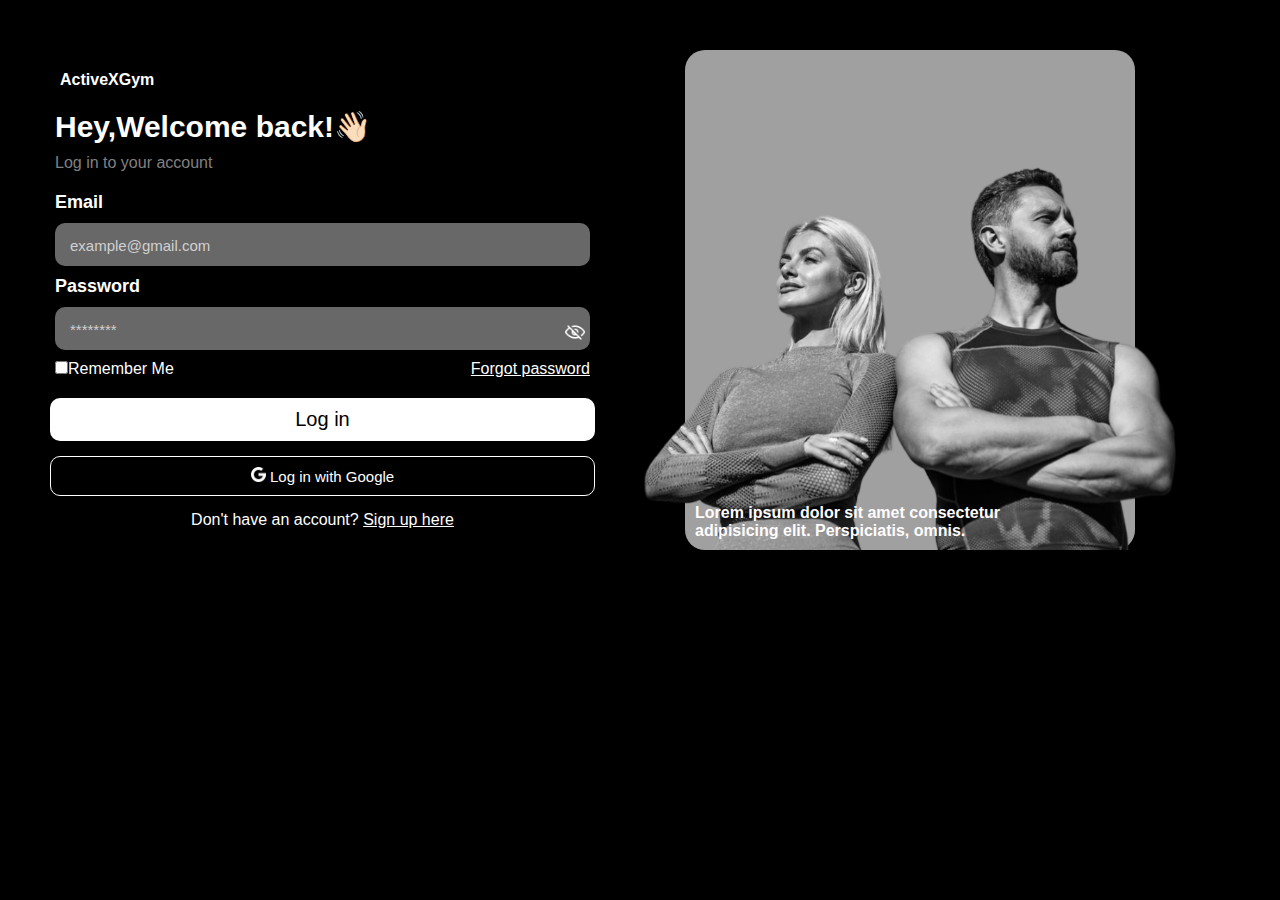
<file: index.html>
<!DOCTYPE html>
<html lang="en">
<head>
    <meta charset="UTF-8">
    <meta name="viewport" content="width=device-width, initial-scale=1.0">
    <title>Log in</title>
    <link rel="stylesheet" href="index.css">
</head>
<body>
    <!-- log in  -->
     <section class="login">
        <section class="form">
            <div class="logo">
                <h4>ActiveXGym</h4>
             </div>
            <div class="greet">
                <h1>Hey,Welcome back!👋🏻</h1>
                <p>Log in to your account</p>
            </div>
            <div class="input">
                <form action="">
                <h2>Email</h2>
                <input type="mail" class="cont" placeholder="example@gmail.com">
                <h2>Password</h2>
                <div class="pass">
                <input type="password" class="cont" placeholder="********" id="password">
                <img src="./images/hidden.png" id="eyeicon" width="20px" alt="">
                </div>
                 </form>
                <div class="check">
                <div> <input type="checkbox"><span>Remember Me</span></div>  
                <a href="password.html" target="_self">Forgot password</a>
                </div>
            </div>
            <div class="but">
                <button class="but1">Log in</button>
                <button class="but2"><img src="./images/google (1).png" width="15px" height="15px">&nbsp;Log in with Google</button>
                 <p>Don't have an account? <span><a href="sign up.html" target="_self">Sign up here</a></span></p>
            </div>
            </section>            
        <section class="potrait">
            <div class="bg">
                <img src="./images/image.png" alt="">   
                <p>Lorem ipsum dolor sit amet consectetur adipisicing elit. Perspiciatis, omnis.</p>
           </div>
        </section>
         </section>
         <script>
           let eyeicon = document.getElementById("eyeicon");
           let password = document.getElementById("password");
           
            eyeicon.onclick = function(){
                if(password.type=="password"){
                    password.type="text";
                    eyeicon.src= "images/view.png";
                }
                else{
                    password.type="password";
                    eyeicon.src = "images/hidden.png";  
                  }   
            } 
         </script>
</body>
</html>
</file>
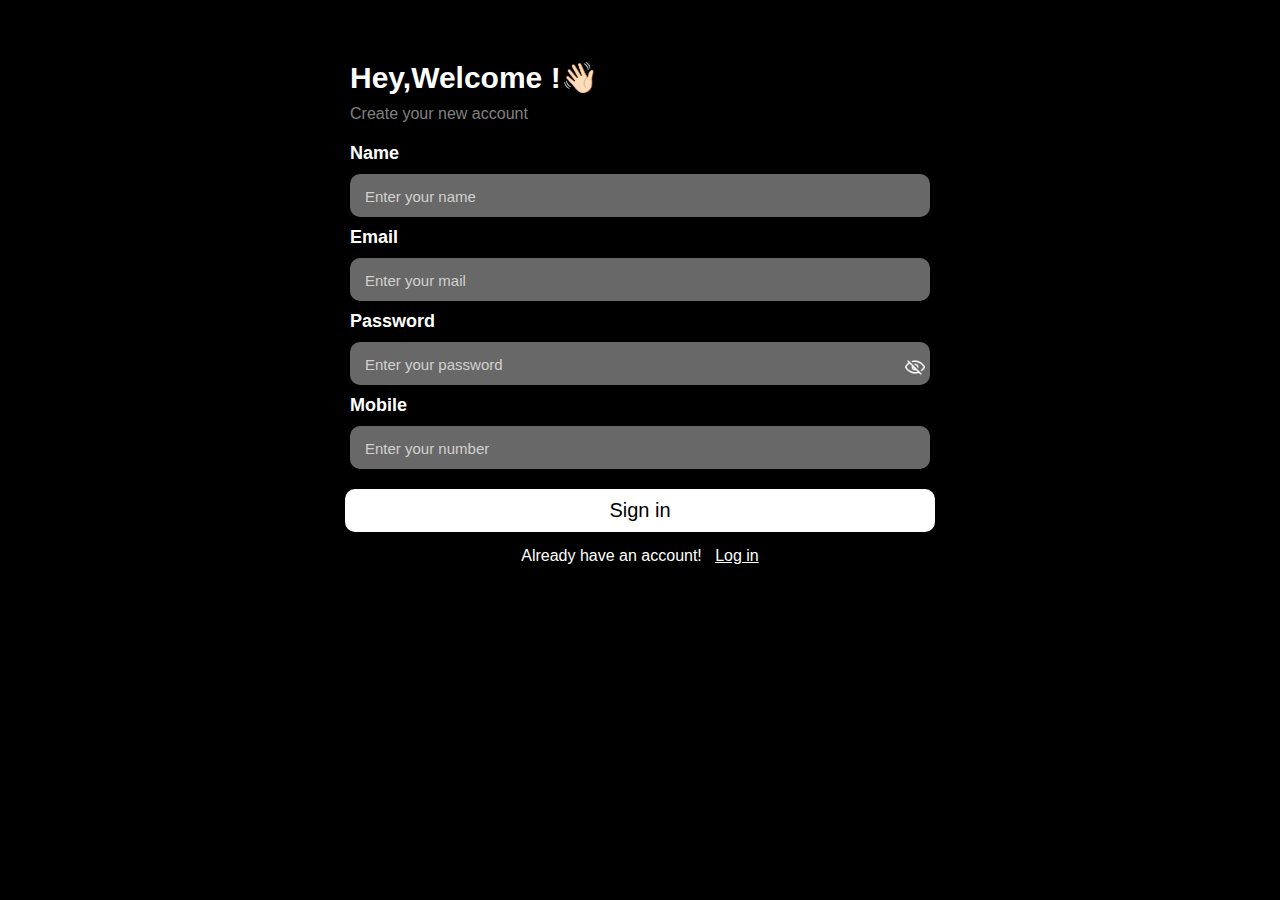
<file: sign up.html>
<!DOCTYPE html>
<html lang="en">
<head>
    <meta charset="UTF-8">
    <meta name="viewport" content="width=device-width, initial-scale=1.0">
    <title>sign up</title>
    <link rel="stylesheet" href="index.css">
</head>
<body>
    <!-- log in  -->
     <section class="login">
        <section class="form">
            <div class="greet">
                <h1>Hey,Welcome !👋🏻</h1>
                <p>Create your new account</p>
            </div>
            <div class="input">
                <form action="">
                <h2>Name</h2>
                <input type="text" class="cont" placeholder="Enter your name">
                <h2>Email</h2>
                <input type="mail" class="cont"placeholder="Enter your mail">
                <h2>Password</h2>
                <div class="pass">
                <input type="password" class="cont" placeholder="Enter your password" id="password">
                <img src="./images/hidden.png" id="eyeicon" width="20px" alt="">
                </div>
                <h2>Mobile</h2>
                <input type="text" class="cont" placeholder="Enter your number">
                </form>
                </div>
            </div>
            <div class="but">
                <button class="but1">Sign in</button>
                <p>Already have an account! &nbsp; <a href="index.html">Log in</a></p>
            </div>
            </section>            
         </section>
          <script>
           let eyeicon = document.getElementById("eyeicon");
           let password = document.getElementById("password");
           
            eyeicon.onclick = function(){
                if(password.type=="password"){
                    password.type="text";
                    eyeicon.src= "images/view.png";
                }
                else{
                    password.type="password";
                    eyeicon.src = "images/hidden.png";  
                  }   
            } 
         </script>
</body>
</html>
</file>
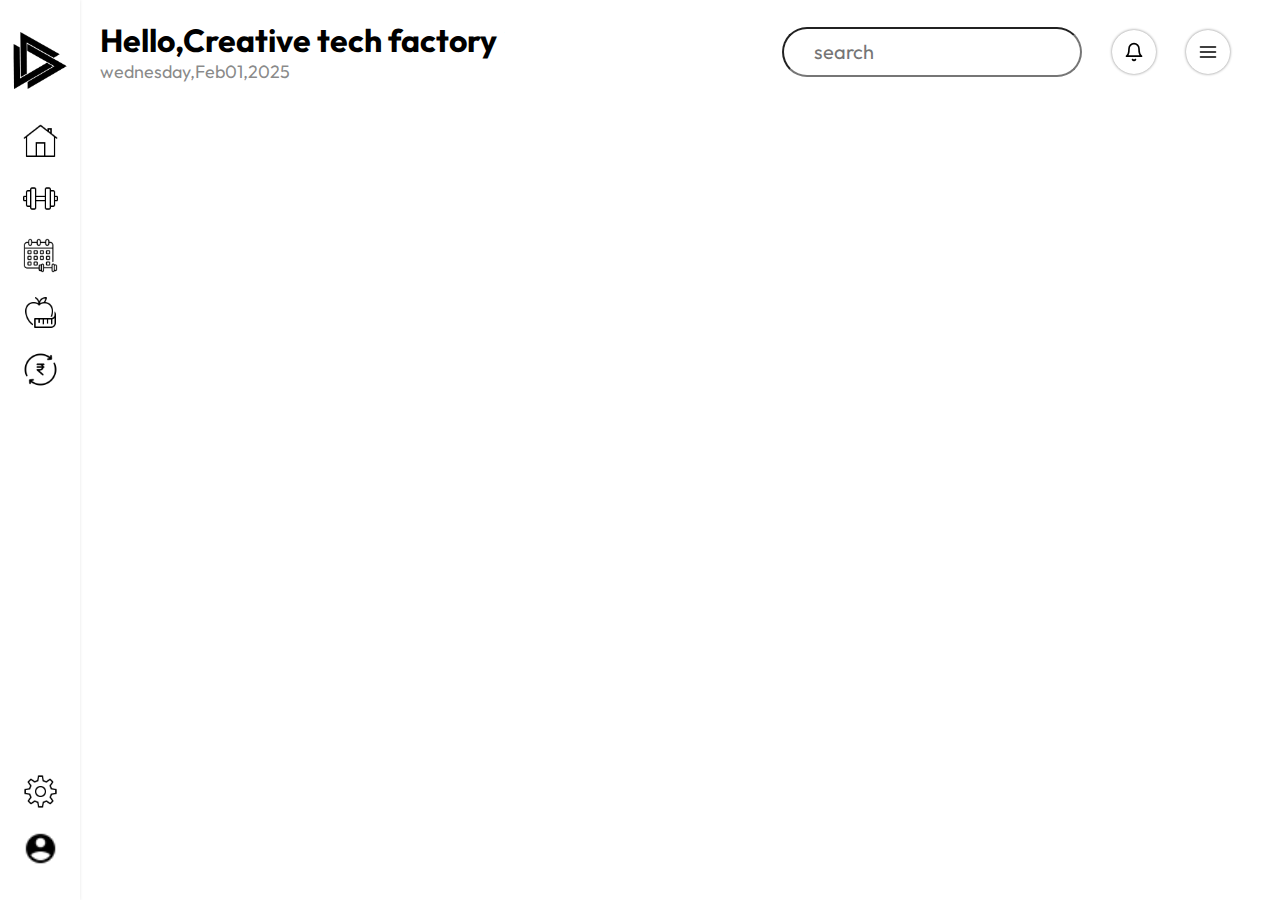
<file: Dashboard/profile.html>
<!DOCTYPE html>
<html lang="en">
<head>
    <meta charset="UTF-8">
    <meta name="viewport" content="width=device-width, initial-scale=1.0">
    <title>User Profile</title>
    <link rel="stylesheet" href="style.css">
    <link rel="preconnect" href="https://fonts.googleapis.com">
<link rel="preconnect" href="https://fonts.gstatic.com" crossorigin>
<link href="https://fonts.googleapis.com/css2?family=Outfit:wght@100..900&display=swap" rel="stylesheet">
<style>
    .plan-main,.popup{
        display: none;
    }
</style>
</head>
<body>
    <nav class="nav-menu">
            <div class="top-nav">
                <img src="gym_icon.png" width="90px" alt="" class="logo">
                <a href="index.html"><img src="./d_normal icons/home.png" alt="" width="35px" ></a>
                <a href="workout.html"><img src="./d_normal icons/workout.png" width="35px" alt=""></a>
                <a href="excersise.html"><img src="./d_normal icons/schedule.png" alt="" width="35px" ></a>
                <a href="diet.html"><img src="./d_normal icons/diet.png" alt="" width="35px" ></a>
                <a href="payment.html"><img src="./d_normal icons/payment.png" alt="" width="35px"></a>
            </div>
            <div class="bottom-nav">
                <a href="settings.html"><img src="./d_normal icons/settings.png" alt="" width="35px"></a>
                <a href="profile.html"><img src="./d_filled_icons/user.png" alt="" width="35px"></a>
            </div>
        </nav>
    </aside>

    <div class="home-part">
        <div class="nav-bar">
            <div class="greet">
                <h1>Hello,Creative tech factory</h1>
                <div id="date">wednesday,Feb01,2025</div>
            </div>
            <div class="top-icons">
                <input type="search" placeholder="search" class="search-bar">
                <div class="bell-icon"><img src="bell.svg" alt=""></div>
                <div class="toggle" id="menuBtn"><img src="menu.svg" alt="" onclick="openSidebar()"></div>
            </div>
        </div>
    </div>

    
        <!-- SIDEBAR FOR MOBILE VIEW -->
   <div class="mob-sidebar" id="m-sidebar">
    <ul>
         <button class="close-btn" onclick="closeSidebar()">✖</button>
        <li ><a href="index.html"> <img src="./m_normal icons/home.png" width="20px" alt="">Home</a></li>
        <li><a href="workout.html"> <img src="./m_normal icons/workout.png"  width="20px" alt=""> Workout</a></li>
        <li><a href="excersise.html"><img src="./m_normal icons/schedule.png" width="20px" alt="">Excercise</a></li>
        <li><a href="diet.html"><img src="./m_normal icons/diet.png" width="20px" alt=""> Diet Plan</a></li>
        <li><a href="payment.html"><img src="./m_normal icons/payment.png" width="20px" alt=""> Subscription</a></li>
        <li><a href="settings.html"><img src="./m_normal icons/settings.png" width="20px" alt=""> Settings</a></li>
        <li class="img1"><a href="profile.html"> <img src="./m_filled_icons/user_filled.png" width="20px" alt="">User Profile</a></li>
    </ul>      
    </div> 

    <script>
    var des = document.getElementById("popup");

    function ena(){
        des.style.display = "flex";
    }

    function finish(){
        des.style.display = "none";
    }

    // side bar

    const sidebar = document.getElementById('m-sidebar');
    const menuBtn = document.getElementById('menuBtn');
    
    function openSidebar() {
        sidebar.style.left="0";
    }
    function closeSidebar() {
        sidebar.style.left="-1000px";
        menuBtn.style.display = 'block';
    }
</script>
</body>

</html>
</file>
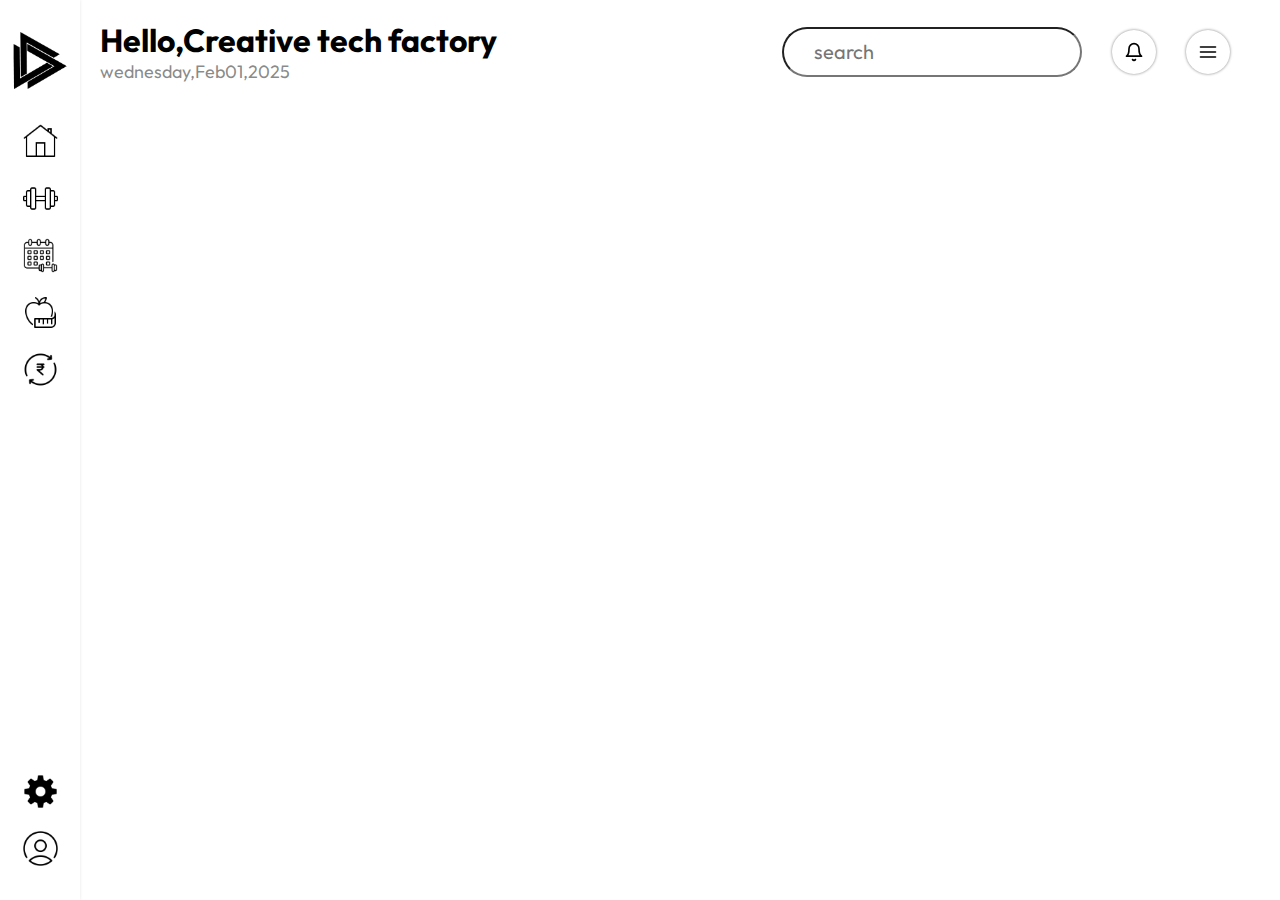
<file: Dashboard/settings.html>
<!DOCTYPE html>
<html lang="en">
<head>
    <meta charset="UTF-8">
    <meta name="viewport" content="width=device-width, initial-scale=1.0">
    <title>Settings</title>
    <link rel="stylesheet" href="settings-style.css">
    <link rel="preconnect" href="https://fonts.googleapis.com">
<link rel="preconnect" href="https://fonts.gstatic.com" crossorigin>
<link href="https://fonts.googleapis.com/css2?family=Outfit:wght@100..900&display=swap" rel="stylesheet">
<style>
    .plan-main,.popup{
        display: none;
    }
</style>
</head>
<body>
    <nav class="nav-menu">
            <div class="top-nav">
                <img src="gym_icon.png" width="90px" alt="" class="logo">
                <a href="index.html"><img src="./d_normal icons/home.png" alt="" width="35px" ></a>
                <a href="workout.html"><img src="./d_normal icons/workout.png" width="35px" alt=""></a>
                <a href="excersise.html"><img src="./d_normal icons/schedule.png" alt="" width="35px" ></a>
                <a href="diet.html"><img src="./d_normal icons/diet.png" alt="" width="35px" ></a>
                <a href="payment.html"><img src="./d_normal icons/payment.png" alt="" width="35px"></a>
            </div>
            <div class="bottom-nav">
                <a href="settings.html"><img src="./d_filled_icons/settings.png" alt="" width="35px"></a>
                <a href="profile.html"><img src="./d_normal icons/user.png" alt="" width="35px"></a>
            </div>
        </nav>
    </aside>

    <div class="home-part">
        <div class="nav-bar">
            <div class="greet">
                <h1>Hello,Creative tech factory</h1>
                <div id="date">wednesday,Feb01,2025</div>
            </div>
            <div class="top-icons">
                <input type="search" placeholder="search" class="search-bar">
                <div class="bell-icon"><img src="bell.svg" alt=""></div>
                <div class="toggle" id="menuBtn"><img src="menu.svg" alt="" onclick="openSidebar()"></div>
            </div>
        </div>
    </div>

        <!-- SIDEBAR FOR MOBILE VIEW -->
    <div class="mob-sidebar" id="m-sidebar">
    <ul>
         <button class="close-btn" onclick="closeSidebar()">✖</button>
        <li><a href="index.html"> <img src="./m_normal icons/home.png" width="20px" alt="">Home</a></li>
        <li><a href="workout.html"> <img src="./m_normal icons/workout.png"  width="20px" alt=""> Workout</a></li>
        <li><a href="excersise.html"><img src="./m_normal icons/schedule.png" width="20px" alt="">Excercise</a></li>
        <li><a href="diet.html"><img src="./m_normal icons/diet.png" width="20px" alt=""> Diet Plan</a></li>
        <li><a href="payment.html"><img src="./m_normal icons/payment.png" width="20px" alt=""> Subscription</a></li>
        <li class="img1"><a href="settings.html"><img src="./m_filled_icons/settings_filled.png" width="20px" alt=""> Settings</a></li>
        <li><a href="profile.html"> <img src="./m_normal icons/profile.png" width="20px" alt="">User Profile</a></li>
    </ul>      
    </div>    
    <script>
    var des = document.getElementById("popup");

    function ena(){
        des.style.display = "flex";
    }

    function finish(){
        des.style.display = "none";
    }

    // side bar

    const sidebar = document.getElementById('m-sidebar');
    const menuBtn = document.getElementById('menuBtn');
    
    function openSidebar() {
        sidebar.style.left="0";
    }
    function closeSidebar() {
        sidebar.style.left="-1000px";
        menuBtn.style.display = 'block';
    }
</script>
</body>
</html>
</file>
<file: index.css>
*{
    margin: 0;
    padding: 0;
    box-sizing: border-box;
}
body{
    font-family:sans-serif;
    background-color: black;
    width: 100%;
    height: 100vh;
}
.login{
    display: flex;
    color: white;
    justify-content: center;
    align-items: center;
    gap: 90px;
    padding: 50px;
   }
   .login1{
     display: flex;
    color: white;
    justify-content: center;
    align-items: center;
    gap: 80px;
    padding: 50px;
   }
   .potrait{
    flex-basis: 50%;
   }
.form{
    flex-basis: 50%;
}
.logo h4{
    padding: 10px;
}
.greet h1{
    font-size: 30px;
    padding: 10px 5px;
}
.greet p{
    color: grey;
    padding: 0px 5px;
}
.input{
    padding: 10px 5px;
} 
.input h2{
    padding: 10px 0px;
    font-size: 18px;

}
.cont{
    font-size: 20px;
    background-color: #ffffff68;
    border-radius: 10px;
    width: 100%;
    padding:10px 5px;
    border: none;
}
::placeholder{
    color: rgb(209, 208, 208);
    text-align: left;
    font-size: 15px;
    padding-left:10px ;
}
.pass{
    position: relative;
}
.pass img{
    position: absolute;
    right: 5px;
    bottom: 8px;
    cursor: pointer;
}
.check{
    display: flex;
    justify-content:space-between;
    align-items: center;
    margin-top: 10px;
}
.check span{
    font-size: 16px;
}
.but{
    display: flex;
    flex-direction: column;
    padding: 10px 0px;
    gap: 15px;
}
.but p,a{
    color: white;
    text-align: center;
}
.but1{
    background-color:white;
    color: black;
    font-size: 20px;
    border-radius: 10px;
    padding: 10px;
    border: none;
}
.but2{
    background-color:black;
    border-radius: 10px;
    font-size: 15px;
    color: white;
    padding: 10px;
   border: 1px white solid;

}
.but1:hover{
    background-color: rgb(75, 74, 74);
    color: white;
}
.but2:hover{
    background-color:rgb(75, 74, 74);
    color:white;
}
.input input{
     color:rgb(255, 255, 255);
    
}
.bg{
    width: 450px;
    height: 500px;
    background-color: rgb(160, 160, 160);
    position: relative;
    border-radius: 20px;
} 
.bg img{
    position: absolute;
    top: 116px;
    left: -45px;
    width: 120%;
}
.bg p{
    color: rgb(255, 252, 252);
    position: absolute;
    bottom: 0px;
    right:50px;
    font-weight:600;
    /* text-align: left; */
    font-size: 10x;
    padding: 10px;
}
/* mobile view */
@media screen and (min-width:320px) and (max-width:768px){
    body{
        display: flex;
        justify-content: center;
        align-items: center;
        width: 100%;
        height: 100vh;
    }
    .potrait{
        display: none;
    }
    .login{
        display:block;
        /* width: 100%; */
        padding: 10px;
        margin: 0px;
    }
    .login1{
        display:block;
        /* width: 100%; */
        padding: 10px;
        color: white;
        margin: 0px;
    }
    .greet h1{
        font-size: 27px;
    }
    .input h2{
        font-size: 18px;
    }
    .check{
        font-size: 14px;
    }
    .but p{
        font-size: 13px;
    }
}
</file>
<file: Dashboard/style.css>
*{
    margin: 0px;
    padding: 0px;
    box-sizing: border-box;
    font-family: "Outfit", sans-serif;
}
:root{
            --font-sub:20px;
            --font-num:28px;
            --mob-font:16px;
        }

.nav-menu {
    display: flex;
    flex-direction: column;
    justify-content: space-between;
    align-items: center;
    background-color: white;
    position: fixed;
    height: 100vh;
    padding: 30px 10px;
    box-shadow: 0px 0px 3px rgba(128, 128, 128, 0.203);
}


.logo{
    padding-bottom: 15px;
    width: 60px;
}


.top-nav,.bottom-nav {
    display: flex;
    flex-direction: column;
    justify-content: center;
    align-items: center;
    gap: 18px;
}

.home-part{
    padding: 20px;
    padding-left: 100px;
}

.nav-bar{
    display: flex;
    justify-content: space-between;
}

.top-icons{
    display: flex;
    gap: 30px;
    padding-right: 30px;
    align-items: center;
}

.search-bar{
    width: 300px;
    font-size: 20px;
    height: 50px;
    border-radius:30px;
    padding-left: 30px;
}

#date{
    padding-top: 0px;
    font-size: 18px;
    color: #2424248a;
}

.bell-icon, .toggle{
    padding: 12px;
    border-radius: 50%;
    box-shadow: 0px 0px 3px gray;
    display: flex;
    justify-content: center;
    align-items: center;
}

.bell-icon img{
    width: 20px;
}


.toggle img{
    width: 20px;
}

/* plan main */
.plan-main{
    padding: 30px;
    border-radius: 8px;
    background-color: rgba(255, 155, 24, 0.237);
    margin-left: 100px;
    margin-right: 30px;
}

.plana{
    width:100%;
    display: flex;
    justify-content: space-between;
    align-items: center;
    margin-bottom: 30px;
}

.planahead{
    font-size: 26px;
    font-weight: 700;
}

.planabut{
    padding: 2px 10px;
    font-size: 20px;
    display: flex;
    justify-content: center;
    align-items: center;
    gap: 5px;
    border: none;
    background-color: rgb(183, 105, 2);
    color: white;
    border-radius: 6px;
}

.planb{
    width: 100%;
}

.planb table{
    width: 100%;
}

.planb table td{
    text-align: left;
    padding-top: 15px;
    padding-bottom: 15px;
}

.planb table th{
    text-align: left;
    border-bottom: 1px solid gray;
    padding-bottom: 10px;
}

.planb table{
    border: 1px solid gray;
    padding: 30px 30px;
    border-radius: 12px;
}

/* pop main start */

.pop-main{
    width: 500px;
    background-color: #ffffff;
    box-shadow: 0px 0px 3px gray;
    padding: 30px;
    border-radius:12px ;
}

.pophead{
    display: flex;
    justify-content: space-between;
    align-items: center;
    padding-bottom: 15px;
    border-bottom: 1px solid black;
    margin-bottom: 15px;
}

.pophead p{
    font-size: 26px;
}

.pophead button{
    background-color: transparent;
    border: none;
}

.popup{
    width:100%;
    height: 100%;
    display: none;
    justify-content: center;
    align-items: center;
    position: fixed;
    top: 0;
}

.pop-main form{
    display: flex;
    flex-direction: column;
}

.pop-main form input{
    margin-bottom: 10px;
    padding: 10px 20px;
}

.pop-main form select{
    margin-bottom: 10px;
}

.pop-main form button{
    margin-bottom: 10px;
    padding: 10px 20px;
    font-size: 20px;
    background-color: rgb(183, 105, 2);
    border: none;
    color: white;
    border-radius: 8px;
    box-shadow: 0px 0px 5px gray;
}
/* no sidebar for desktop view */

.mob-sidebar{
    display: none;
}

/* Mobile Responsive starts */

@media screen and (min-width:320PX) and (max-width:768px){
    
    /* desktop side bar display none */
    .sidebar,.search-bar{
        display: none;
    }
    .home-part{
        padding:20px;
    }
    .top-icons{
        padding-right: 0px;
        gap: 15px;
    }
    .greet{
        font-size: 12px;
    }
    #date{
        font-size: 15px;
    }
    /* mobile side bar */
    
    .mob-sidebar{
        display: flex;
        flex-direction:column ;
        width: 50%;  
        height: 100vh; 
        position: fixed;
        top: 0; 
        left: -1000px;
        background-color: black;  
        backdrop-filter:blur(10px);

    }
    .close-btn {
            position: absolute;
            top: 15px;
            right: 15px;
            background: transparent;
            border: none;
            color: white;
            font-size: 22px;
            cursor: pointer;
        }
    .mob-sidebar ul{
        padding: 0px 5px;
        padding-top: 50px;
   
        

    }
    .mob-sidebar ul li{
            list-style: none;
            padding-bottom:20px;
            }
    .mob-sidebar ul li a{
        display: flex;
        align-items: center;
         text-decoration: none;
         gap: 5px; 
        font-size: 16px;
        color:white;
        font-weight: 500;
        padding-top: 5px;
        padding-bottom: 5px;
        padding-left: 16px;
}
.mob-sidebar{
        transition: left 0.5s;
        transition-timing-function: ease;
    }
    .img1 a{
         background-color: grey;
        border-radius: 5px;
    }
}

/* plan main */
.plan-main{
    padding: 30px;
    border-radius: 8px;
    background-color: rgba(255, 155, 24, 0.237);
    margin-left: 100px;
    margin-right: 30px;
}

.plana{
    width:100%;
    display: flex;
    justify-content: space-between;
    align-items: center;
    margin-bottom: 30px;
}

.planahead{
    font-size: 26px;
    font-weight: 700;
}

.planabut{
    padding: 2px 10px;
    font-size: 20px;
    display: flex;
    justify-content: center;
    align-items: center;
    gap: 5px;
    border: none;
    background-color: rgb(183, 105, 2);
    color: white;
    border-radius: 6px;
}

.planb{
    width: 100%;
}

.planb table{
    width: 100%;
}

.planb table td{
    text-align: left;
    padding-top: 15px;
    padding-bottom: 15px;
}

.planb table th{
    text-align: left;
    border-bottom: 1px solid gray;
    padding-bottom: 10px;
}

.planb table{
    border: 1px solid gray;
    padding: 30px 30px;
    border-radius: 12px;
}

/* pop main start */

.pop-main{
    width: 500px;
    background-color: #ffffff;
    box-shadow: 0px 0px 3px gray;
    padding: 30px;
    border-radius:12px ;
}

.pophead{
    display: flex;
    justify-content: space-between;
    align-items: center;
    padding-bottom: 15px;
    border-bottom: 1px solid black;
    margin-bottom: 15px;
}

.pophead p{
    font-size: 26px;
}

.pophead button{
    background-color: transparent;
    border: none;
}

.popup{
    width:100%;
    height: 100%;
    display: none;
    justify-content: center;
    align-items: center;
    position: fixed;
    top: 0;
}

.pop-main form{
    display: flex;
    flex-direction: column;
}

.pop-main form input{
    margin-bottom: 10px;
    padding: 10px 20px;
}

.pop-main form select{
    margin-bottom: 10px;
}

.pop-main form button{
    margin-bottom: 10px;
    padding: 10px 20px;
    font-size: 20px;
    background-color: rgb(183, 105, 2);
    border: none;
    color: white;
    border-radius: 8px;
    box-shadow: 0px 0px 5px gray;
}



/* Home-Section */



/* Card */

.card-icon{
    width: 25px;
    height: 20px;
    margin-right: 10px;
}


#header2{
    background-color: #2a5557;
}

.card-name{
    font-size: 18px;
}

.card-text{
    display: flex;
    align-items: center;
    justify-content: flex-start;
        padding-bottom: 15px;

}

.num-icon > strong{
    font-size: var(--font-num);

}

.num-icon{
    display: flex;
    justify-content: space-between;
    align-items: center;
}

.num-icon img{
    background-color: rgb(255, 255, 255);
    border: 1px solid gray;
    border-radius: 50%;
    height: 25px;
    width: 25px;
}

.card-header{
    border-radius: 8px;
    padding: 12px;
    text-align: end;
    box-shadow: 0 10px 30px rgba(0, 0, 0, 0.08);
    border: 1px solid rgb(0, 0, 0);
    background-color: #2a5557;
    color: white;
    
}


.home-section{
    padding: 30px;
    border-radius: 8px;
    margin-left: 100px;
    margin-right: 30px;
}

.home-cards-container{
    display: grid;
    grid-template-columns: 1fr 1fr 1fr 1fr 1fr;
    gap: 20px;
    margin: 20px 0px;
    justify-content: center;
}

.nav-text {
    opacity: 0;
    transform: translateX(-5px);
    transition: all 0.3s ease;
}

.nav-item{
    text-decoration: none;
    color: rgb(5, 5, 5);
}

.nav-item:hover .nav-text {
    opacity: 1;
    transform: translateX(0);
}



.card-header > h4{
    font-size: var(--font-sub);
    padding-bottom: 10px;
}



.to-do-container h4{
    font-size: var(--font-sub);
     border-radius: 5px;
}

.to-do-container {
    display: grid;
    grid-template-columns: repeat(4, 1fr);
    grid-template-rows: repeat(1, auto);
    grid-template-areas:"comp complete chat inactive" ;
    gap: 20px;
    text-align: center;
    
}


.complete{
    grid-area: comp;
    border: 1px solid black;
    border-radius:8px;
    padding:15px;

}

.completed{
    grid-area: complete;
    border: 1px solid black;
    border-radius:8px;
    padding:15px;

}

.chats{
    grid-area: chat;
    border: 1px solid black;
    border-radius:8px;
    padding:15px;

}


.inactive{
    grid-area: inactive;
    border: 1px solid black;
    border-radius:8px;
    padding:15px;

}

.complete h4,.completed h4,.chats h4,.inactive h4{
    background-color: #2a5557;
    color: white;
    padding: 10px 0px;
}


.nav-text {
    display: none;
}

.complete ol,.completed ol{
    padding: 20px;
}

.complete ol li{
    margin-top: 10px;
    list-style: none;
}

.completed ol li{
    margin-top: 10px;
}



.task-list li {
  border-bottom: 1px solid #ccc;
  padding: 3px 0;
}

.task-list li:last-child {
  border-bottom: none;
}

label {
  display: flex;
  align-items: center;
  gap: 8px; 
}

.check{
    accent-color: #129112; 
    transform: scale(1.2); 
}

.chats-container {
  background-color: #e5e5e5;
  box-sizing: border-box;
  width: 100%;
  padding: 10px;
  border-radius: 5px;
}

.chat {
  display: flex;
  align-items: center;
  gap: 12px;
  padding: 10px 14px;
  margin-bottom: 10px;
  background-color: #fff;
  border-radius: 12px;
  width: 100%;
  max-width: 320px;
  
  cursor: pointer;
  transition: all 0.25s ease;
  box-shadow: 0 2px 6px rgba(0,0,0,0.08);
}

.chat:hover {
  transform: translateY(-3px) scale(1.02);
  box-shadow: 0 8px 18px rgba(0,0,0,0.18);
}

.msg-time{
    font-size: 12px;
    color: gray;
}

.person-img {
  width: 40px;
  height: 40px;
  border-radius: 50%;
  object-fit: cover;
  flex-shrink: 0;

}

.person-name {
  flex: 1;
  margin: 0;
  font-size: 16px;
  font-weight: 600;
  color: #111;
  white-space: nowrap;
  overflow: hidden;
  text-align: left;
}

.notifi-num {
  min-width: 22px;
  height: 22px;
  padding: 0 6px;
  background: #137c3a;
  color: #fff;
  font-size: 12px;
  font-weight: bold;
  border-radius: 50%;
  display: flex;
  align-items: center;
  justify-content: center;
}



@media (max-width:900px){



    .home-cards-container{
    display: grid;
    grid-template-columns: 1fr 1fr 1fr;
    gap: 20px;
}



.to-do-container {
    display: grid;
    grid-template-columns: repeat(2, 1fr);
    grid-template-rows: repeat(2, auto);
    grid-template-areas:
        "comp complete "
        "chat inactive"
       ;
    gap: 20px;
    text-align: center;
}



.complete{
    grid-area: comp;
    border: 1px solid black;
    border-radius:8px;
    padding:15px;
}

.completed{
    grid-area: complete;
    border: 1px solid black;
    border-radius:8px;
    padding:15px;

}

.chats{
    grid-area: chat;
    border: 1px solid black;
    border-radius:8px;
    padding:15px;

}


.inactive{
    grid-area: inactive;
    border: 1px solid black;
    border-radius:8px;
    padding:15px;

}

}

@media (max-width:600px){


    .nav-menu {
    display: none;
}

.nav-menu a {
    display: flex;
    align-items: center;
    gap: 12px;
    padding: 10px 15px;
    text-decoration: none;
    color: black;
}


.top-nav,
.bottom-nav {
    align-items: flex-start;
    width: 100%;
    gap: 10px;
}

.top-nav .clicked{
    background-color: rgb(179, 177, 177);
    border-radius: 10px;
}



.nav-menu.open {
    display: flex;
}

    .home-cards-container{
    display: grid;
    grid-template-columns: repeat(2,minmax(120px,1fr)) ;
    gap: 10px;

}



.complete{
    grid-area: comp;
    border: 1px solid black;
    border-radius:8px;
    padding:15px;
}

.completed{
    grid-area: complete;
    border: 1px solid black;
    border-radius:8px;
    padding:15px;

}

.chats{
    grid-area: chat;
    border: 1px solid black;
    border-radius:8px;
    padding:15px;

}



.inactive{
    grid-area: inactive;
    border: 1px solid black;
    border-radius:8px;
    padding:15px;

}

.search-bar{
    display: none;
   
}

.home-section{
    padding: 10px;
    border-radius: 8px;
    margin-left: 20px;
    margin-right: 20px;
}


.nav-text {
    display: none;
    opacity: 0;
    transition: opacity 0.3s ease;
}

.nav-text.show {
    display: inline-block;
    opacity: 1;
    margin-left: 10px;
 
}


.home-part{
    padding: 20px;
}

.greet h1{
    font-size: 16px;
}

/* Homepart */


.card-header > h4{
    font-size: var(--mob-font);
    padding-bottom: 10px;
}

.card-header > strong{
    font-size: var(--mob-font);
}

.to-do-container h4{
    font-size: var(--mob-font);
   
}


.to-do-container {
    display: grid;
    grid-template-columns: repeat(1, 1fr);
    grid-template-rows: repeat(4, auto);
    grid-template-areas:
        "comp"
        "complete"
        "chat"
        "inactive "
       ;
    gap: 20px;
    text-align: center;

    
}
}
@media (max-width:450px){
    .card-name{
    font-size: 18px;
}

#header5{
    grid-column-start: 1;
    grid-column-end: 3;
}

}
</file>
<file: Dashboard/settings-style.css>
*{
    margin: 0px;
    padding: 0px;
    box-sizing: border-box;
    font-family: "Outfit", sans-serif;
}

.nav-menu {
    display: flex;
    flex-direction: column;
    justify-content: space-between;
    align-items: center;
    background-color: white;
    position: fixed;
    height: 100vh;
    padding: 30px 10px;
    box-shadow: 0px 0px 3px rgba(128, 128, 128, 0.203);
}


.logo{
    padding-bottom: 15px;
    width: 60px;
}


.top-nav,.bottom-nav {
    display: flex;
    flex-direction: column;
    justify-content: center;
    align-items: center;
    gap: 18px;
}

.home-part{
    padding: 20px;
    padding-left: 100px;
}

.nav-bar{
    display: flex;
    justify-content: space-between;
}

.top-icons{
    display: flex;
    gap: 30px;
    padding-right: 30px;
    align-items: center;
}

.search-bar{
    width: 300px;
    font-size: 20px;
    height: 50px;
    border-radius:30px;
    padding-left: 30px;
}

#date{
    padding-top: 0px;
    font-size: 18px;
    color: #2424248a;
}

.bell-icon, .toggle{
    padding: 12px;
    border-radius: 50%;
    box-shadow: 0px 0px 3px gray;
    display: flex;
    justify-content: center;
    align-items: center;
}

.bell-icon img{
    width: 20px;
}


.toggle img{
    width: 20px;
}

/* no sidebar for desktop view */

.mob-sidebar{
    display: none;
}

/* Mobile Responsive starts */

@media screen and (min-width:320PX) and (max-width:768px){
    
    /* desktop side bar display none */
    .sidebar,.search-bar{
        display: none;
    }
    .home-part{
        padding: 20px;
    }
    .nav-menu{
        display: none;
    }
    .top-icons{
        padding-right: 0px;
        gap: 15px;
    }
    .greet{
        font-size: 12px;
    }
    .greet h1 {
        font-size: 16px;
    }
    #date{
        font-size: 15px;
    }
    .planabut{
        font-size: 15px;
    }
 /* mobile side bar */
    
    .mob-sidebar{
        display: flex;
        flex-direction:column ;
        width: 50%;  
        height: 100vh; 
        position: fixed;
        top: 0; 
        left: -1000px;
        background-color: black;  
        backdrop-filter:blur(10px);

    }
    .close-btn {
            position: absolute;
            top: 15px;
            right: 15px;
            background: transparent;
            border: none;
            color: white;
            font-size: 22px;
            cursor: pointer;
        }
    .mob-sidebar ul{
        padding: 0px 5px;
        padding-top: 50px;
   
        

    }
    .mob-sidebar ul li{
            list-style: none;
            padding-bottom:20px;
            }
    .mob-sidebar ul li a{
        display: flex;
        align-items: center;
         text-decoration: none;
         gap: 5px; 
        font-size: 16px;
        color:white;
        font-weight: 500;
        padding-top: 5px;
        padding-bottom: 5px;
        padding-left: 16px;
}
.mob-sidebar{
        transition: left 0.5s;
        transition-timing-function: ease;
    }
    .img1 a{
         background-color: grey;
        border-radius: 5px;
    }
}
</file>
